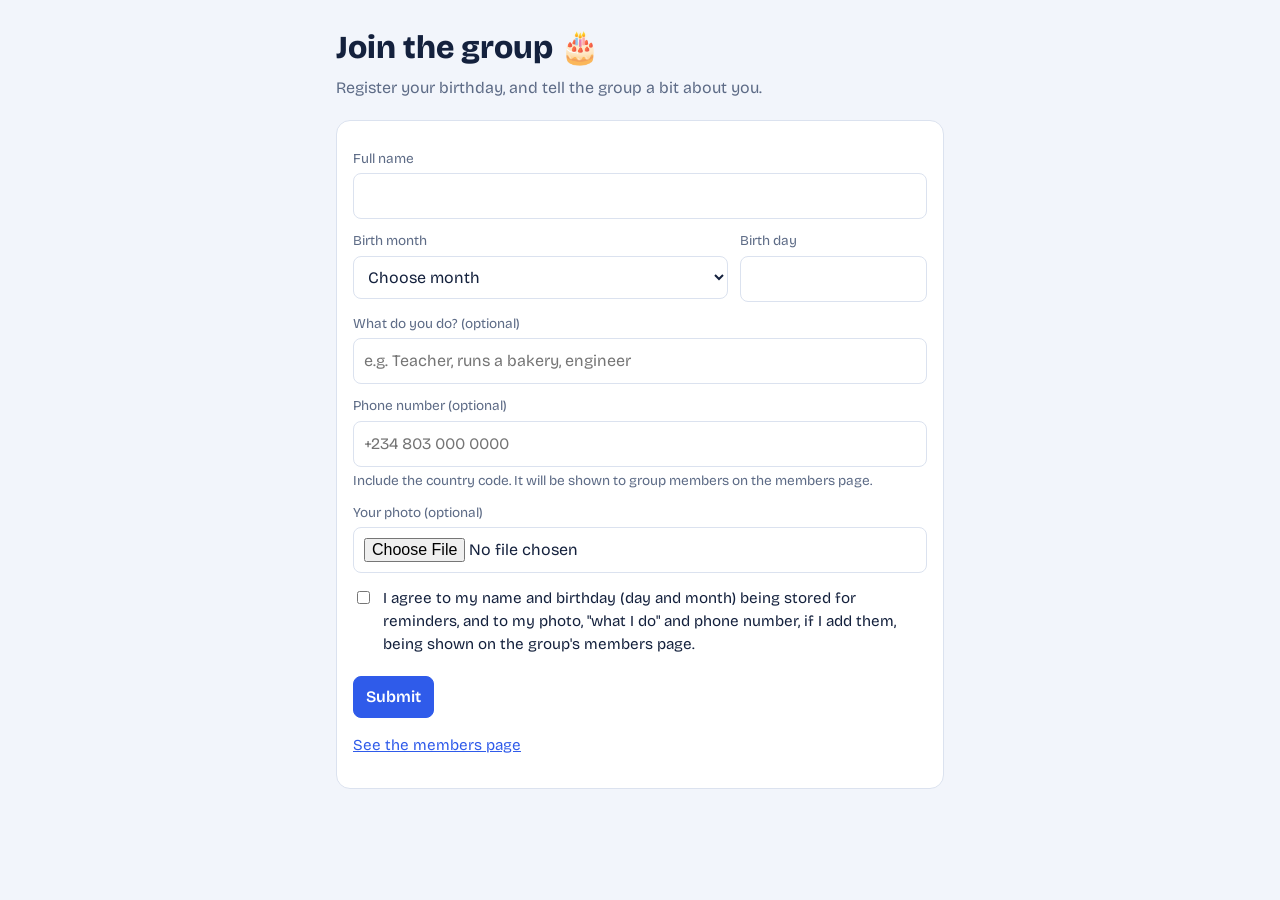
<file: index.html>
<!DOCTYPE html>
<html lang="en">
<head>
<meta charset="utf-8">
<meta name="viewport" content="width=device-width, initial-scale=1">
<title>Join the group directory</title>
<link href="https://fonts.googleapis.com/css2?family=Bricolage+Grotesque:wght@400;600;800&display=swap" rel="stylesheet">
<link rel="stylesheet" href="/style.css">
<style>#prev{width:96px;height:96px;border-radius:50%;object-fit:cover;margin-top:8px;display:none}.links{margin-top:16px;font-size:.95rem}a{color:var(--acc)}.hint{font-size:.85rem;color:var(--mute);margin-top:4px}</style>
</head>
<body>
<main>
<h1>Join the group 🎂</h1>
<p class="sub">Register your birthday, and tell the group a bit about you.</p>
<section>
<form id="f" novalidate>
<label for="name">Full name</label>
<input id="name" name="name" autocomplete="name" maxlength="80" required>
<div class="grid">
<div><label for="month">Birth month</label><select id="month" name="month" required></select></div>
<div><label for="day">Birth day</label><input id="day" name="day" type="number" min="1" max="31" inputmode="numeric" required></div>
</div>
<label for="occ">What do you do? (optional)</label>
<input id="occ" name="occupation" maxlength="120" placeholder="e.g. Teacher, runs a bakery, engineer">
<label for="ph">Phone number (optional)</label>
<input id="ph" name="phone" type="tel" autocomplete="tel" placeholder="+234 803 000 0000">
<div class="hint">Include the country code. It will be shown to group members on the members page.</div>
<label for="pic">Your photo (optional)</label>
<input id="pic" type="file" accept="image/*">
<img id="prev" alt="Photo preview">
<input class="hp" name="website" tabindex="-1" autocomplete="off" aria-hidden="true">
<label class="check"><input type="checkbox" name="consent" required> I agree to my name and birthday (day and month) being stored for reminders, and to my photo, "what I do" and phone number, if I add them, being shown on the group's members page.</label>
<button class="primary" type="submit">Submit</button>
<div id="msg" role="status"></div>
</form>
<p class="links"><a href="/members.html">See the members page</a></p>
</section>
</main>
<script>
const M=["January","February","March","April","May","June","July","August","September","October","November","December"];
const f=document.getElementById("f"),msg=document.getElementById("msg"),pic=document.getElementById("pic"),prev=document.getElementById("prev");
f.month.innerHTML='<option value="">Choose month</option>'+M.map((x,i)=>`<option value="${i+1}">${x}</option>`).join("");
function shrink(file){return new Promise((ok,no)=>{const img=new Image();img.onload=()=>{const r=Math.min(1,480/Math.max(img.width,img.height));const c=document.createElement("canvas");c.width=Math.round(img.width*r);c.height=Math.round(img.height*r);c.getContext("2d").drawImage(img,0,0,c.width,c.height);ok(c.toDataURL("image/jpeg",0.8))};img.onerror=no;img.src=URL.createObjectURL(file)})}
pic.onchange=async()=>{if(!pic.files[0]){prev.style.display="none";return}try{prev.src=await shrink(pic.files[0]);prev.style.display="block"}catch{msg.textContent="That file isn't a usable picture.";pic.value=""}};
f.onsubmit=async e=>{
  e.preventDefault();
  msg.textContent="Saving...";
  const data=Object.fromEntries(new FormData(f));
  data.consent=f.consent.checked;
  if(pic.files[0]){try{data.photo=await shrink(pic.files[0])}catch{msg.textContent="That file isn't a usable picture.";return}}
  try{
    const r=await fetch("/api/register",{method:"POST",headers:{"Content-Type":"application/json"},body:JSON.stringify(data)});
    const j=await r.json();
    if(r.ok){f.reset();prev.style.display="none";msg.textContent=j.pending?"Thank you! Your profile will show on the members page once the admin approves it. 🎉":"Thank you! Your birthday has been added. 🎉"}
    else msg.textContent=j.error||"Something went wrong.";
  }catch{msg.textContent="Network error. Please try again."}
};
</script>
</body>
</html>
</file>
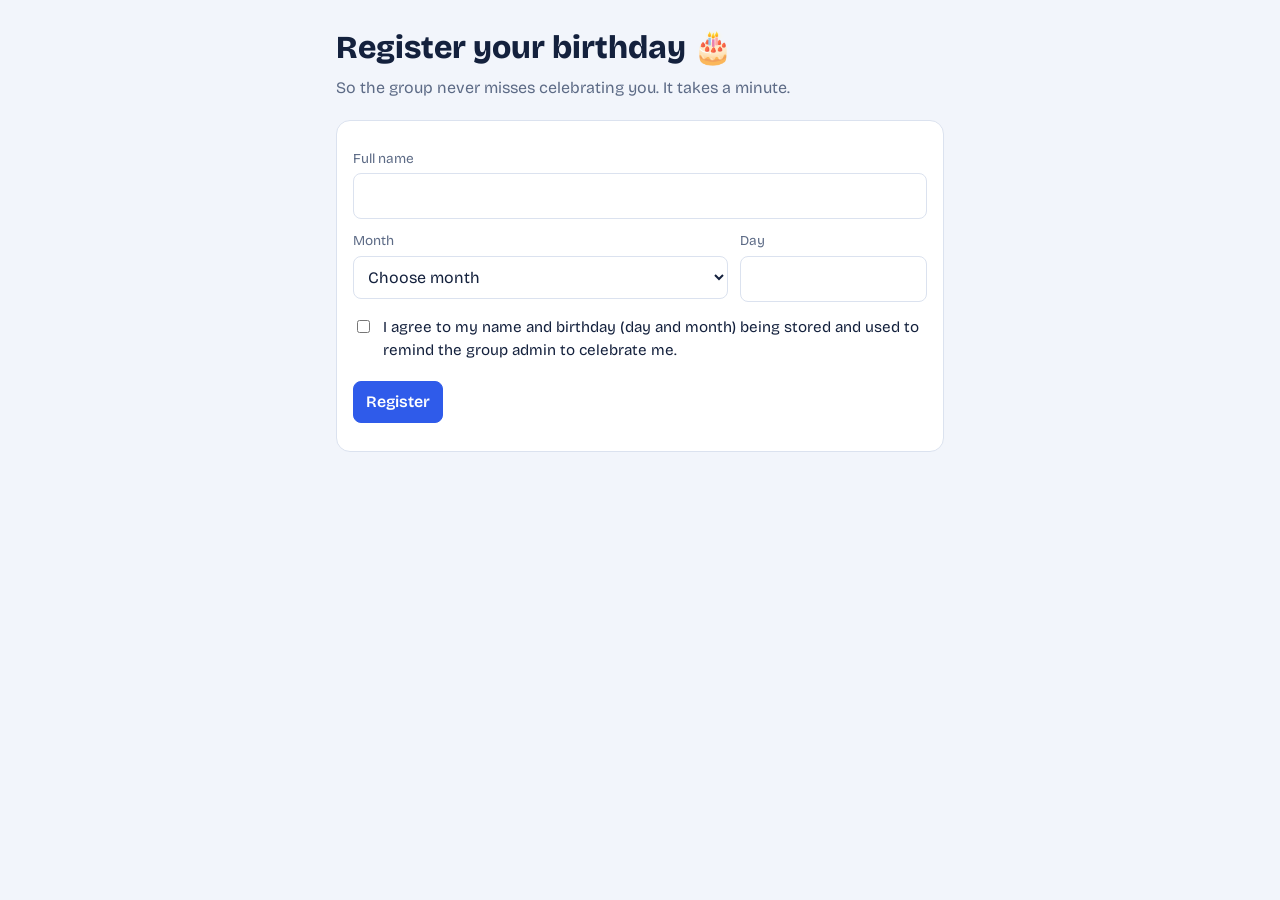
<file: birthday-desk/index.html>
<!DOCTYPE html>
<html lang="en">
<head>
<meta charset="utf-8">
<meta name="viewport" content="width=device-width, initial-scale=1">
<title>Register your birthday</title>
<link href="https://fonts.googleapis.com/css2?family=Bricolage+Grotesque:wght@400;600;800&display=swap" rel="stylesheet">
<link rel="stylesheet" href="/style.css">
</head>
<body>
<main>
<h1>Register your birthday 🎂</h1>
<p class="sub">So the group never misses celebrating you. It takes a minute.</p>
<section>
<form id="f" novalidate>
<label for="name">Full name</label>
<input id="name" name="name" autocomplete="name" maxlength="80" required>
<div class="grid">
<div><label for="month">Month</label><select id="month" name="month" required></select></div>
<div><label for="day">Day</label><input id="day" name="day" type="number" min="1" max="31" inputmode="numeric" required></div>
</div>
<input class="hp" name="website" tabindex="-1" autocomplete="off" aria-hidden="true">
<label class="check"><input type="checkbox" name="consent" required> I agree to my name and birthday (day and month) being stored and used to remind the group admin to celebrate me.</label>
<button class="primary" type="submit">Register</button>
<div id="msg" role="status"></div>
</form>
</section>
</main>
<script>
const M=["January","February","March","April","May","June","July","August","September","October","November","December"];
const f=document.getElementById("f"),msg=document.getElementById("msg");
f.month.innerHTML='<option value="">Choose month</option>'+M.map((x,i)=>`<option value="${i+1}">${x}</option>`).join("");
f.onsubmit=async e=>{
  e.preventDefault();
  msg.textContent="Saving...";
  const data=Object.fromEntries(new FormData(f));
  data.consent=f.consent.checked;
  try{
    const r=await fetch("/api/register",{method:"POST",headers:{"Content-Type":"application/json"},body:JSON.stringify(data)});
    const j=await r.json();
    if(r.ok){f.reset();msg.textContent="Thank you! Your birthday has been added. 🎉"}
    else msg.textContent=j.error||"Something went wrong.";
  }catch{msg.textContent="Network error. Please try again."}
};
</script>
</body>
</html>
</file>
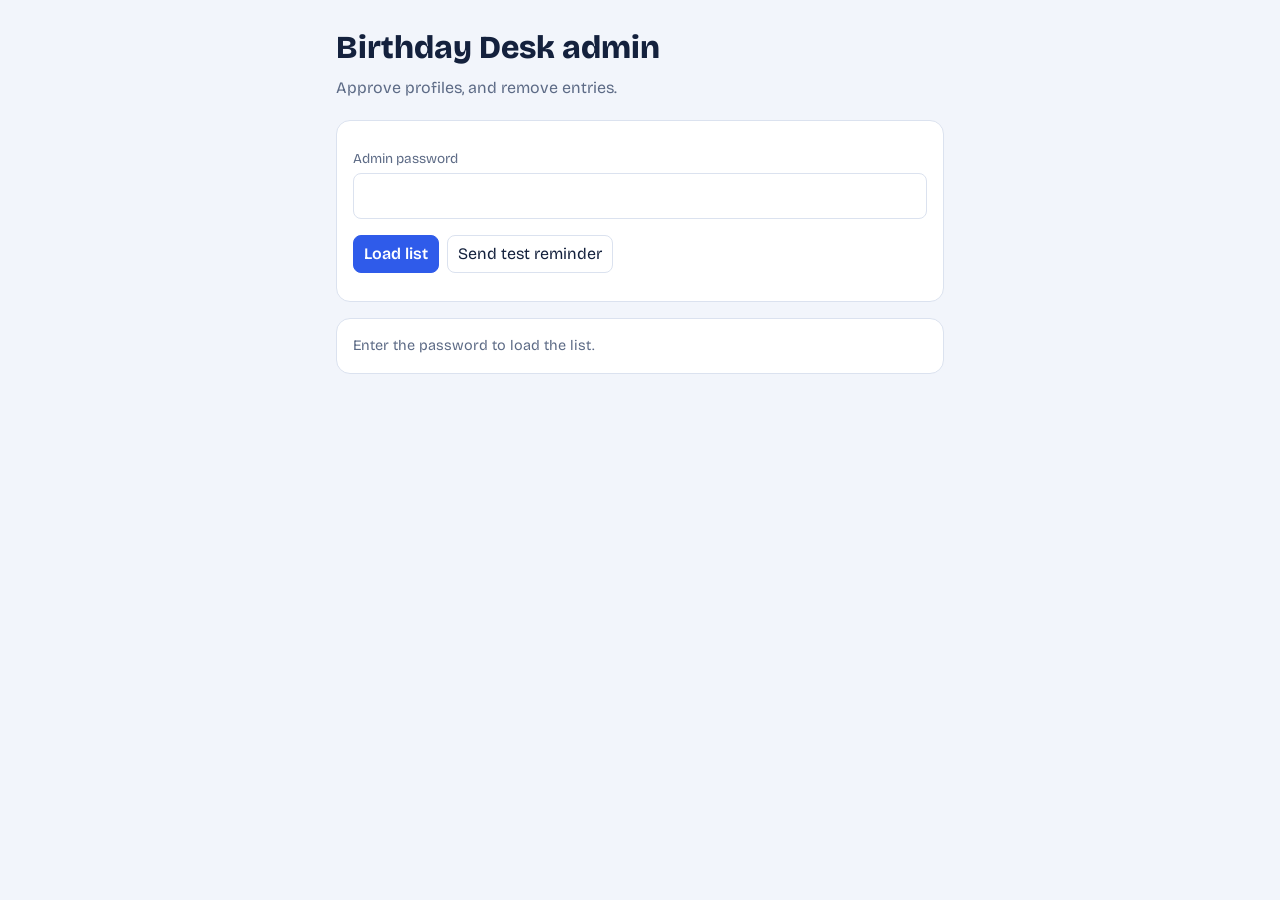
<file: admin.html>
<!DOCTYPE html>
<html lang="en">
<head>
<meta charset="utf-8">
<meta name="viewport" content="width=device-width, initial-scale=1">
<meta name="robots" content="noindex">
<title>Birthday Desk admin</title>
<link href="https://fonts.googleapis.com/css2?family=Bricolage+Grotesque:wght@400;600;800&display=swap" rel="stylesheet">
<link rel="stylesheet" href="/style.css">
<style>
h2{font-size:1.05rem;margin:16px 0 4px}
.item img{width:44px;height:44px;border-radius:50%;object-fit:cover;flex:none}
.who{display:flex;gap:10px;align-items:center}
.row button{padding:6px 10px}
button.ok{background:var(--acc);border-color:var(--acc);color:#fff}
</style>
</head>
<body>
<main>
<h1>Birthday Desk admin</h1>
<p class="sub">Approve profiles, and remove entries.</p>
<section>
<label for="pw">Admin password</label>
<input id="pw" type="password" autocomplete="current-password">
<div class="row"><button class="primary" id="load">Load list</button><button id="test" style="margin-top:16px">Send test reminder</button></div>
<div id="msg" role="status"></div>
</section>
<section><div id="list" class="meta">Enter the password to load the list.</div></section>
</main>
<script>
const $=id=>document.getElementById(id);
const M=["Jan","Feb","Mar","Apr","May","Jun","Jul","Aug","Sep","Oct","Nov","Dec"];
const esc=s=>String(s==null?"":s).replace(/[&<>"']/g,c=>({"&":"&amp;","<":"&lt;",">":"&gt;",'"':"&quot;","'":"&#39;"}[c]));
const H=()=>({"x-admin-password":$("pw").value});
const hasProfile=x=>x.photo_url||x.occupation||x.phone;
function row(x){
  const act=x.approved?`<button data-act="hide" data-id="${x.id}">Hide</button>`:hasProfile(x)?`<button class="ok" data-act="approve" data-id="${x.id}">Approve</button>`:"";
  const info=[x.occupation,x.phone].filter(Boolean).map(esc).join(" · ");
  return `<div class="item"><div class="who">${x.photo_url?`<img src="${esc(x.photo_url)}" alt="">`:""}<div><div>${esc(x.name)} <span class="meta">${x.day} ${M[x.month-1]}</span></div><div class="meta">${info}${x.approved?(info?" · ":"")+"shown on members page":""}</div></div></div><div class="row">${act}<button data-act="del" data-id="${x.id}" aria-label="Delete ${esc(x.name)}">Delete</button></div></div>`;
}
async function load(){
  $("msg").textContent="";
  const r=await fetch("/api/admin",{headers:H()});
  if(!r.ok){$("msg").textContent=r.status===401?"Wrong password.":"Could not load.";return}
  const rows=await r.json();
  const pend=rows.filter(x=>!x.approved&&hasProfile(x));
  $("list").innerHTML=(pend.length?`<h2>Waiting for approval (${pend.length})</h2>`+pend.map(row).join(""):"")+`<h2>Everyone (${rows.length})</h2>`+rows.filter(x=>!pend.includes(x)).map(row).join("");
}
$("load").onclick=load;
$("list").onclick=async e=>{
  const {act,id}=e.target.dataset;
  if(!act)return;
  if(act==="del"){if(!confirm("Delete this entry completely (birthday, photo and profile)?"))return;await fetch("/api/admin?id="+id,{method:"DELETE",headers:H()})}
  else await fetch(`/api/admin?id=${id}&approved=${act==="approve"?1:0}`,{method:"PATCH",headers:H()});
  load();
};
$("test").onclick=async()=>{
  $("msg").textContent="Sending...";
  const r=await fetch("/api/cron?test=1",{headers:H()});
  $("msg").textContent=r.ok?"Test sent. Check the admin's inbox.":"Failed. Check the password and email settings.";
};
</script>
</body>
</html>
</file>
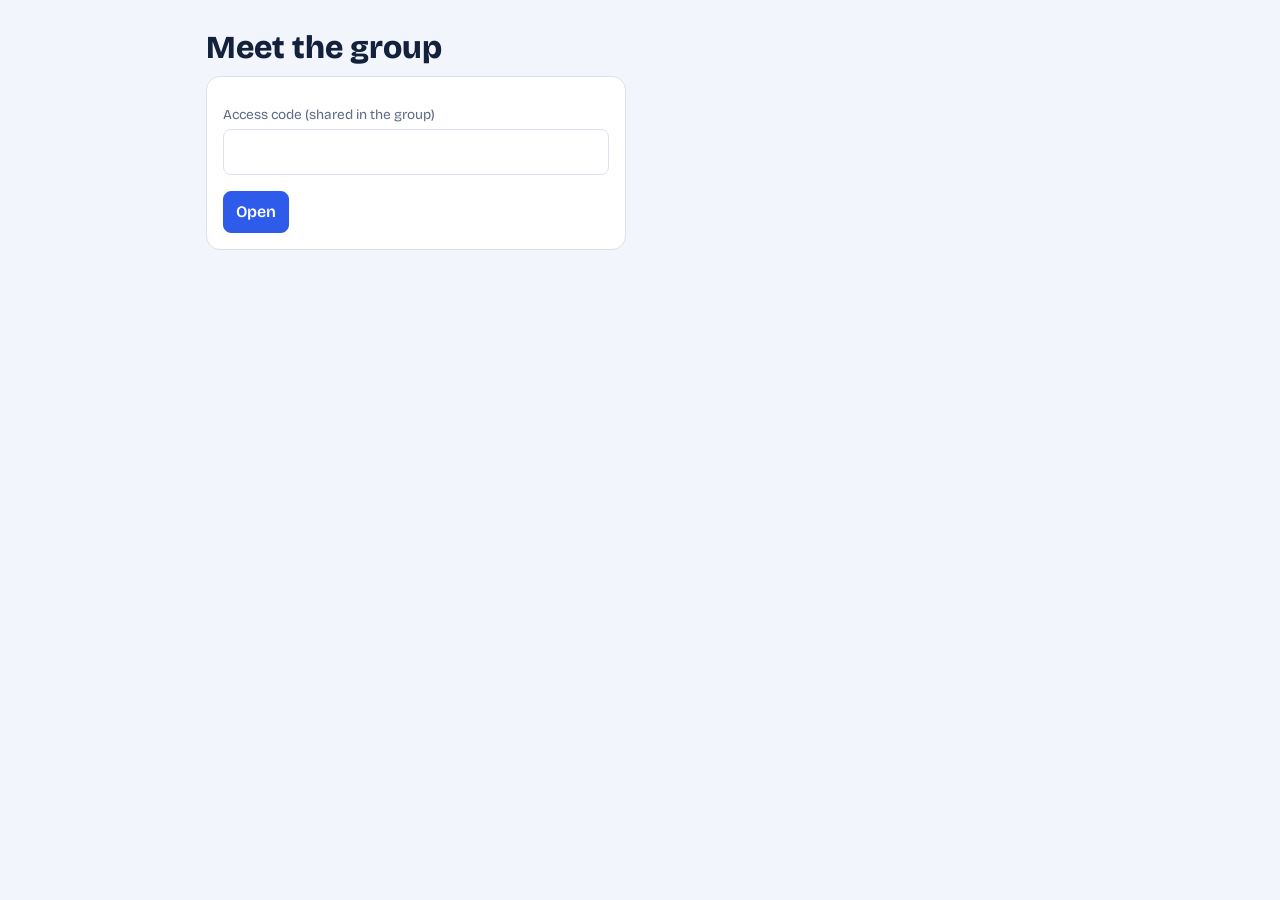
<file: members.html>
<!DOCTYPE html>
<html lang="en">
<head>
<meta charset="utf-8">
<meta name="viewport" content="width=device-width, initial-scale=1">
<meta name="robots" content="noindex">
<title>Group members</title>
<link href="https://fonts.googleapis.com/css2?family=Bricolage+Grotesque:wght@400;600;800&display=swap" rel="stylesheet">
<link rel="stylesheet" href="/style.css">
<style>
main{max-width:900px}
.cards{display:grid;grid-template-columns:repeat(auto-fill,minmax(170px,1fr));gap:12px}
.card{background:var(--card);border:1px solid var(--line);border-radius:14px;padding:14px;text-align:center}
.card img,.ph{width:96px;height:96px;border-radius:50%;object-fit:cover;margin:0 auto 10px;display:block}
.ph{background:var(--line);display:flex;align-items:center;justify-content:center;font-size:2rem;font-weight:800;color:var(--mute)}
.card b{display:block}.card span{color:var(--mute);font-size:.9rem;display:block}
.card .tel{margin-top:6px;font-size:.9rem}
#s{margin-bottom:16px}a{color:var(--acc)}
#gate{max-width:420px}
</style>
</head>
<body>
<main>
<h1>Meet the group</h1>
<section id="gate">
<label for="code">Access code (shared in the group)</label>
<input id="code" type="password" autocomplete="off">
<button class="primary" id="go">Open</button>
<div id="gm" role="status"></div>
</section>
<div id="view" hidden>
<p class="sub">Who we are and what we do. <a href="/">Add yourself</a></p>
<input id="s" type="search" placeholder="Search by name or what they do" aria-label="Search members">
<div id="c" class="cards"></div>
<p id="e" class="sub"></p>
</div>
</main>
<script>
const $=id=>document.getElementById(id);
const esc=s=>String(s||"").replace(/[&<>"']/g,c=>({"&":"&amp;","<":"&lt;",">":"&gt;",'"':"&quot;","'":"&#39;"}[c]));
const getC=()=>{try{return localStorage.getItem("md.code")||""}catch{return ""}};
const setC=v=>{try{v?localStorage.setItem("md.code",v):localStorage.removeItem("md.code")}catch{}};
let all=[];
function show(){
  const t=$("s").value.toLowerCase();
  const rows=all.filter(m=>(m.name+" "+(m.occupation||"")).toLowerCase().includes(t));
  $("c").innerHTML=rows.map(m=>{
    const tel=m.phone?`<div class="tel"><a href="tel:${esc(m.phone)}">${esc(m.phone)}</a> · <a href="https://wa.me/${esc(m.phone.replace(/\D/g,""))}" target="_blank" rel="noopener">WhatsApp</a></div>`:"";
    return `<div class="card">${m.photo_url?`<img src="${esc(m.photo_url)}" alt="${esc(m.name)}" loading="lazy">`:`<div class="ph" aria-hidden="true">${esc(m.name.trim()[0]||"?").toUpperCase()}</div>`}<b>${esc(m.name)}</b><span>${esc(m.occupation)}</span>${tel}</div>`;
  }).join("");
  $("e").textContent=rows.length?"":(all.length?"No one matches your search.":"No profiles yet. Be the first to add yours!");
}
async function open(code){
  try{
    const r=await fetch("/api/members",{headers:{"x-members-code":code}});
    if(r.status===401){setC("");return "bad"}
    if(!r.ok)return "err";
    all=await r.json();
    setC(code);$("gate").hidden=true;$("view").hidden=false;show();
    return "ok";
  }catch{return "err"}
}
$("s").oninput=show;
$("go").onclick=async()=>{
  $("gm").textContent="Checking...";
  const s=await open($("code").value.trim());
  if(s!=="ok")$("gm").textContent=s==="bad"?"That code isn't right.":"Something went wrong. Try again.";
};
$("code").onkeydown=e=>{if(e.key==="Enter")$("go").click()};
const saved=getC();
if(saved)open(saved).then(s=>{if(s==="bad")$("gm").textContent="The code has changed. Enter the new one."});
</script>
</body>
</html>
</file>
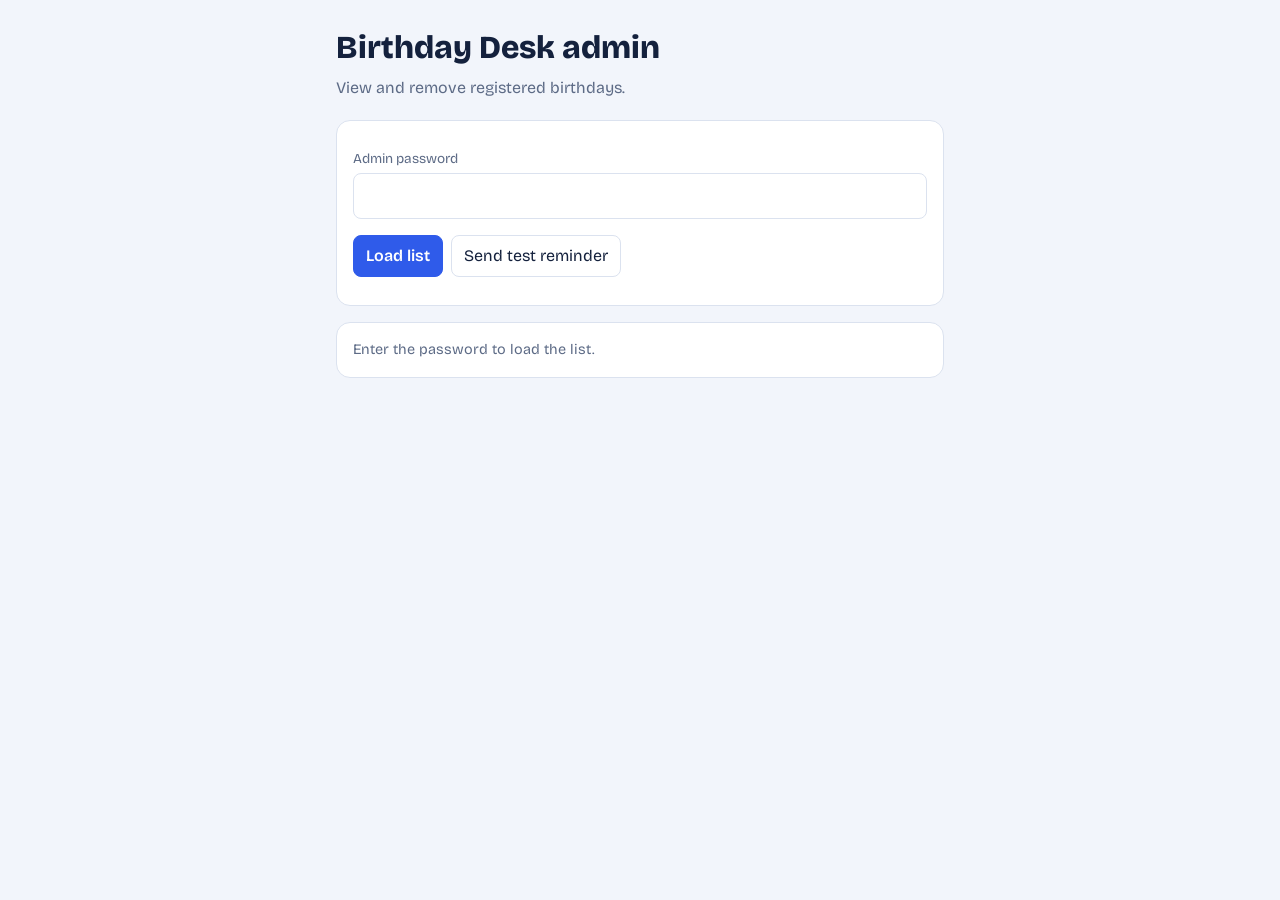
<file: birthday-desk/admin.html>
<!DOCTYPE html>
<html lang="en">
<head>
<meta charset="utf-8">
<meta name="viewport" content="width=device-width, initial-scale=1">
<meta name="robots" content="noindex">
<title>Birthday Desk admin</title>
<link href="https://fonts.googleapis.com/css2?family=Bricolage+Grotesque:wght@400;600;800&display=swap" rel="stylesheet">
<link rel="stylesheet" href="/style.css">
</head>
<body>
<main>
<h1>Birthday Desk admin</h1>
<p class="sub">View and remove registered birthdays.</p>
<section>
<label for="pw">Admin password</label>
<input id="pw" type="password" autocomplete="current-password">
<div class="row"><button class="primary" id="load">Load list</button><button id="test" style="margin-top:16px">Send test reminder</button></div>
<div id="msg" role="status"></div>
</section>
<section><div id="list" class="meta">Enter the password to load the list.</div></section>
</main>
<script>
const $=id=>document.getElementById(id);
const M=["Jan","Feb","Mar","Apr","May","Jun","Jul","Aug","Sep","Oct","Nov","Dec"];
const esc=s=>String(s).replace(/[&<>"']/g,c=>({"&":"&amp;","<":"&lt;",">":"&gt;",'"':"&quot;","'":"&#39;"}[c]));
const H=()=>({"x-admin-password":$("pw").value});
async function load(){
  $("msg").textContent="";
  const r=await fetch("/api/admin",{headers:H()});
  if(!r.ok){$("msg").textContent=r.status===401?"Wrong password.":"Could not load.";return}
  const rows=await r.json();
  $("list").innerHTML=rows.length?`<div class="meta">${rows.length} registered</div>`+rows.map(x=>`<div class="item"><span>${esc(x.name)} <span class="meta">${x.day} ${M[x.month-1]}</span></span><button data-id="${x.id}" aria-label="Delete ${esc(x.name)}">Delete</button></div>`).join(""):"No entries yet.";
}
$("load").onclick=load;
$("list").onclick=async e=>{
  const id=e.target.dataset.id;
  if(!id||!confirm("Delete this entry?"))return;
  await fetch("/api/admin?id="+id,{method:"DELETE",headers:H()});
  load();
};
$("test").onclick=async()=>{
  $("msg").textContent="Sending...";
  const r=await fetch("/api/cron?test=1",{headers:H()});
  $("msg").textContent=r.ok?"Test sent. Check the admin's phone or inbox.":"Failed. Check the password and channel settings.";
};
</script>
</body>
</html>
</file>
<file: style.css>
:root{--bg:#f2f5fb;--card:#fff;--ink:#14213d;--mute:#5d6b86;--line:#dbe2ef;--acc:#2f5bea}
@media(prefers-color-scheme:dark){:root{--bg:#0e1424;--card:#172038;--ink:#e8edf8;--mute:#9aa8c4;--line:#2a3657}input,select,button{background:#0e1424!important}button.primary{background:var(--acc)!important}}
*{box-sizing:border-box}
body{margin:0;background:var(--bg);color:var(--ink);font:16px/1.5 "Bricolage Grotesque",system-ui,sans-serif}
main{max-width:640px;margin:0 auto;padding:24px 16px 64px}
h1{font-size:2rem;font-weight:800;margin:0 0 4px}
.sub{color:var(--mute);margin:0 0 20px}
section{background:var(--card);border:1px solid var(--line);border-radius:14px;padding:16px;margin-bottom:16px}
label{display:block;font-size:.85rem;color:var(--mute);margin:12px 0 4px}
input,select{width:100%;font:inherit;padding:10px;border:1px solid var(--line);border-radius:8px;color:var(--ink);background:#fff}
button{font:inherit;cursor:pointer;border:1px solid var(--line);background:#fff;color:var(--ink);padding:8px 12px;border-radius:8px}
button.primary{background:var(--acc);border-color:var(--acc);color:#fff;font-weight:600;margin-top:16px}
:focus-visible{outline:3px solid var(--acc);outline-offset:2px}
.grid{display:grid;grid-template-columns:2fr 1fr;gap:12px}
.check{display:flex;gap:10px;align-items:flex-start;margin-top:14px;color:var(--ink);font-size:.95rem}
.check input{width:auto;margin-top:4px}
.hp{position:absolute;left:-9999px}
#msg{margin-top:12px;font-weight:600}
.item{display:flex;justify-content:space-between;align-items:center;gap:12px;border-top:1px solid var(--line);padding:8px 0}
.item:first-child{border-top:0}
.meta{color:var(--mute);font-size:.9rem}
.row{display:flex;gap:8px;flex-wrap:wrap}
</file>
